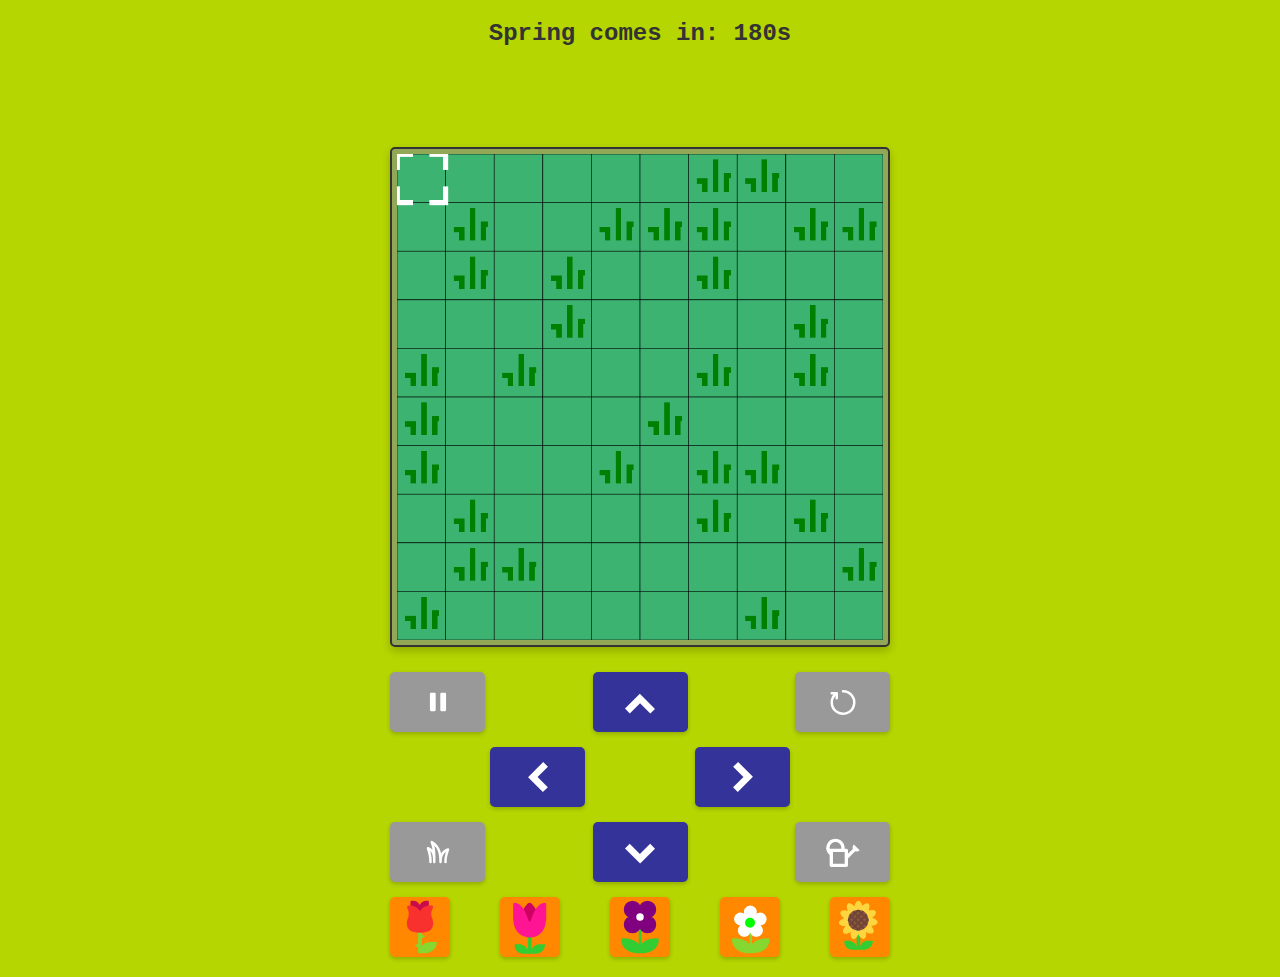
<file: index.html>
<!DOCTYPE html>
 <html lang="en">
 
 <head>
   <meta charset="UTF-8">
   <meta name="viewport" content="width=device-width, initial-scale=1.0">
   <title>Garden Maker</title>
   <link rel="stylesheet" href="style.css" type="text/css" media="all" />
 </head>
 
 <body>
   <div id="gameContainer">
     <div id="timer"></div>
     <div id="message"></div>
     <canvas id="canvas" width="900" height="900"></canvas>
     <div id="controls">
       <div class="button-row">
         <button id="pause">
           <svg xmlns="http://www.w3.org/2000/svg" width="30" height="30" viewBox="0 0 26 26">

    <path fill="currentColor" d="M7 5c-.551 0-1 .449-1 1v14c0 .551.449 1 1 1h3c.551 0 1-.449 1-1V6c0-.551-.449-1-1-1H7zm9 0c-.551 0-1 .449-1 1v14c0 .551.449 1 1 1h3c.551 0 1-.449 1-1V6c0-.551-.449-1-1-1h-3z"/>

</svg>
         </button>
         <button id="upBtn" class="ctrl"><svg xmlns="http://www.w3.org/2000/svg" width="30" height="30" viewBox="0 0 717 614">
    <path fill="currentColor" d="M360 337L115 582L0 464l354-355l363 363l-112 112z"/>
</svg></button>
         <button id="restart"><svg xmlns="http://www.w3.org/2000/svg" width="30" height="39" viewBox="0 0 24 24">
    <g fill="none" stroke="currentColor" stroke-linecap="round" stroke-linejoin="round" stroke-width="2">
        <path d="M12 3a9 9 0 1 1-5.657 2"/>
        <path d="M3 4.5h4v4"/>
    </g>
</svg></button>
       </div>
       <div class="button-row">
         <button id="leftBtn" class="ctrl"><svg xmlns="http://www.w3.org/2000/svg" width="30" height="30" viewBox="0 0 475 717">
  <path fill="currentColor" d="m227 357l246 246l-119 114L0 363L362 0l113 112z" />
</svg></button>
         <button id="rightBtn" class="ctrl"><svg xmlns="http://www.w3.org/2000/svg" width="30" height="30" viewBox="0 0 475 717">
    <path fill="currentColor" d="M248 361L2 115L121 0l354 355l-363 362L0 606z"/>
</svg></button>
       </div>
       <div class="button-row">
        <button id="breakBtn"><svg xmlns="http://www.w3.org/2000/svg" width="30" height="30" viewBox="0 0 24 24">
    <g fill="none">
        <path d="M24 0v24H0V0h24ZM12.594 23.258l-.012.002l-.071.035l-.02.004l-.014-.004l-.071-.036c-.01-.003-.019 0-.024.006l-.004.01l-.017.428l.005.02l.01.013l.104.074l.015.004l.012-.004l.104-.074l.012-.016l.004-.017l-.017-.427c-.002-.01-.009-.017-.016-.018Zm.264-.113l-.014.002l-.184.093l-.01.01l-.003.011l.018.43l.005.012l.008.008l.201.092c.012.004.023 0 .029-.008l.004-.014l-.034-.614c-.003-.012-.01-.02-.02-.022Zm-.715.002a.023.023 0 0 0-.027.006l-.006.014l-.034.614c0 .012.007.02.017.024l.015-.002l.201-.093l.01-.008l.003-.011l.018-.43l-.003-.012l-.01-.01l-.184-.092Z"/>
        <path fill="currentColor" d="M6.356 3.235a1 1 0 0 1 1.168-.087c3.455 2.127 5.35 4.818 6.36 7.78c.25.733.445 1.48.596 2.236c1.029-1.73 2.673-3.102 5.149-4.092a1 1 0 0 1 1.329 1.215l-.181.604C19.417 15.419 19 16.806 19 20a1 1 0 1 1-2 0c0-3.055.38-4.7 1.37-8.042c-1.122.744-1.861 1.608-2.357 2.565C15.248 15.997 15 17.805 15 20a1 1 0 1 1-2 0c0-2.992-.13-5.847-1.009-8.427c-.59-1.729-1.522-3.351-3.018-4.802C9.99 10.631 10 14.355 10 19.745V20a1 1 0 1 1-2 0c0-2.29-.01-4.371-.577-6.13c-.326-1.013-.84-1.92-1.683-2.674C6.66 14.348 7 16.683 7 20a1 1 0 1 1-2 0c0-3.864-.472-6.255-1.949-10.684a1 1 0 0 1 1.32-1.244c1.395.557 2.455 1.301 3.255 2.18a24.109 24.109 0 0 0-1.554-5.88a1 1 0 0 1 .284-1.137Z"/>
    </g>
</svg></button>
         <button id="downBtn" class="ctrl"><svg xmlns="http://www.w3.org/2000/svg" width="30" height="30" viewBox="0 0 717 614">
  <path fill="currentColor" d="m356 357l246-246l115 119l-355 354L0 222l112-113z" />
</svg></button>
           <button id="waterBtn"><svg xmlns="http://www.w3.org/2000/svg" width="40" height="40" viewBox="0 0 24 24">
  <path fill="currentColor" d="M18.5 7.47c-.74.73-.93 1.78-.58 2.68L15 13.07V11c0-.55-.45-1-1-1h-1.03c.03-.17.03-.33.03-.5C13 6.46 10.54 4 7.5 4A5.497 5.497 0 0 0 4 13.74V20c0 .55.45 1 1 1h9c.55 0 1-.45 1-1v-4.11l4.33-4.33c.9.35 1.95.17 2.67-.56l-3.5-3.53M4.05 10C4.03 9.83 4 9.67 4 9.5C4 7.57 5.57 6 7.5 6S11 7.57 11 9.5c0 .17-.03.33-.05.5M13 19H6v-7h7v7Z" />
</svg></button>
       </div>
       <div class="button-row button-row-flower">
      <button id="rose"><svg xmlns="http://www.w3.org/2000/svg" width="30" height="30" viewBox="0 0 32 32">
    <g fill="none">
        <path fill="#86D72F" d="M15 30h3.867c3.276 0 5.963-2.545 6.133-5.68a.297.297 0 0 0-.3-.32l-3.506.01A5.266 5.266 0 0 0 17 26.169V22l1.34-.65c.27-.13.27-.52 0-.65L17 20.03v-1.8h-2v6.73l-1.35.67c-.27.13-.27.52 0 .65l1.35.67V30Z"/>
        <path fill="#CA0B4A" d="M14.79 12.13h.86c.04 0 .08-.01.12-.02c.07.03.14.06.22.06h.87c2.13 0 3.86-1.73 3.86-3.86V2.54c0-.28-.22-.5-.5-.5h-.87c-1.57 0-2.91.94-3.52 2.28A3.824 3.824 0 0 0 12.31 2h-.86c-.29 0-.52.23-.52.51v5.76c0 2.13 1.73 3.86 3.86 3.86Z"/>
        <path fill="#F8312F" d="M11 4.5s3 0 5 3c2-3 5-3 5-3h1.113c.682 0 1.108.646.805 1.258C22.484 6.63 22 7.712 22 9c0 .944.223 1.554.458 2.198c.263.72.542 1.482.542 2.802c0 2.5-1 5-7 5s-7-2.5-7-5c0-1.03.25-1.765.5-2.5c.25-.735.5-1.47.5-2.5c0-1.201-.36-2.222-.757-3.063c-.318-.672.132-1.437.875-1.437H11Z"/>
    </g>
</svg></button>
       <button id="tulip">
<svg xmlns="http://www.w3.org/2000/svg" width="30" height="30" viewBox="0 0 32 32">

    <g fill="none">

        <path fill="limegreen" d="M16.83 20.16h-2v8.253c-.748-1.858-2.56-3.183-4.68-3.183H8.08a.28.28 0 0 0-.28.28v.42c0 2.4 1.95 4.35 4.26 4.37l2.88.01a.246.246 0 0 0 .097-.02h1.793v-.007a.28.28 0 0 0 .12.027h2.07c2.7 0 4.9-2.15 5.04-4.81a.253.253 0 0 0-.25-.27l-2.88.01c-1.919.017-3.59 1.365-4.1 3.197V20.16Z"/>
        <path fill="#d00062" d="M20.83 19.26H10.81v-6.02c0-3.71 1.48-7.26 4.1-9.87l.01-.01c.48-.48 1.26-.48 1.74 0c2.67 2.62 4.17 6.21 4.17 9.95v5.95Z"/>
        <path fill="deeppink" d="M24.64 4.11c0-.58-.37-1.08-.83-1.09c-3.27-.02-6.08 4.77-7.32 9.46c-.22.83-1.12.81-1.34-.02c-1.23-4.67-4.03-9.44-7.29-9.44c-.47 0-.85.49-.85 1.09v6.21L7 10.31c0 .39.02.78.05 1.16c.08 1.1.29 3.08.62 4.05c1.32 4.09 4.47 6.03 8.16 6.03c3.41 0 6.37-1.54 7.83-5.15c.63-1.46.99-4.06.99-5.84l-.01-6.45Z"/>
    </g>
</svg>
       </button>
       <button id="violate">
         <svg xmlns="http://www.w3.org/2000/svg" width="20" height="20" viewBox="0 0 24  24">

    <g fill="purple" stroke="purple" stroke-linecap="round" stroke-linejoin="round" stroke-width="1">
        <path stroke="limegreen" fill="limegreen" d="M12 10v12m0 0c4.2 0 7-1.667 7-5c-4.2 0-7 1.667-7 5Zm0 0c-4.2 0-7-1.667-7-5c4.2 0 7 1.667 7 5Z"/>
        <path d="M12 5a3 3 0 1 1 3 3m-3-3a3 3 0 1 0-3 3m3-3v1M9 8a3 3 0 1 0 3 3M9 8h1m5 0a3 3 0 1 1-3 3m3-3h-1m-2 3v-1"/>
        <circle stroke="" fill="#fff" cx="12" cy="8" r="2"/>

    </g>
</svg>
       </button>
       <button id="daisy">
       <svg xmlns="http://www.w3.org/2000/svg" width="30" height="30" viewBox="-5 -3 24 24">

    <g fill="#fff" stroke="none" stroke-width="1" stroke-linecap="round" stroke-linejoin="round">
        <path stroke="#86D72F" fill="#86D72F" d="M7.3 7v12m0 0c4.2 0 7-1.667 7-5c-4.2 0-7 1.667-7 5Zm0 0c-4.2 0-7-1.667-7-5c4.2 0 7 1.667 7 5Z"/> 
      
        <path d="M13.5 5a2.57 2.57 0 0 0-3.24-1.64a2.3 2.3 0 0 0-.65.3a2.58 2.58 0 1 0-4.96 0a2.3 2.3 0 0 0-.65-.31a2.561 2.561 0 1 0-1.59 4.87a3 3 0 0 0 .72.12a3 3 0 0 0-.5.51a2.54 2.54 0 0 0 .57 3.57a2.59 2.59 0 0 0 3.6-.56a2.47 2.47 0 0 0 .33-.64c.081.229.196.444.34.64a2.59 2.59 0 0 0 4.283-.17a2.54 2.54 0 0 0-.113-2.84a3 3 0 0 0-.5-.51a3 3 0 0 0 .71-.12a2.55 2.55 0 0 0 1.65-3.22"/>
          <path stroke="#0f0" fill="#0f0" d="M7 8.75c.828 0 1.5-.667 1.5-1.49S7.828 5.77 7 5.77s-1.5.667-1.5 1.49s.672 1.49 1.5 1.49"/>
         
    </g>
</svg>
       </button>
       <button id="sunflower">
         <svg xmlns="http://www.w3.org/2000/svg" width="40" height="40" viewBox="0 0 34 34">

    <g fill="none">

        <path fill="limegreen" d="M17.107 19.75h-2v8.228c-.755-1.844-2.56-3.158-4.67-3.158h-2.07a.28.28 0 0 0-.28.28v.42c0 2.4 1.95 4.35 4.26 4.37l2.88.01a.245.245 0 0 0 .097-.02h1.783v-.006a.28.28 0 0 0 .12.026h2.07c2.7 0 4.9-2.15 5.04-4.81a.253.253 0 0 0-.25-.27l-2.88.01c-1.92.017-3.59 1.365-4.1 3.197V19.75Z"/>
        <path fill="#FCD53F" d="M23.846 11.78c1.91.53 3.23 1.6 3.1 2.67c-.13 1.07-1.66 1.78-3.63 1.84c1.32 1.48 1.85 3.1 1.15 3.93c-.69.82-2.36.58-4.04-.45c.3 1.96-.15 3.61-1.18 3.92c-1.03.31-2.3-.8-3.15-2.58c-.82 1.81-2.08 2.95-3.12 2.65c-1.03-.3-1.5-1.93-1.24-3.88c-1.67 1.07-3.35 1.34-4.06.52c-.71-.82-.21-2.43 1.07-3.93c-1.99-.02-3.54-.71-3.69-1.78c-.15-1.07 1.15-2.15 3.04-2.71c-1.66-1.09-2.58-2.52-2.13-3.49c.47-1 2.21-1.2 4.15-.58c-.83-1.85-.84-3.61.09-4.19c.89-.56 2.38.15 3.64 1.6c.34-1.89 1.25-3.25 2.31-3.22c.98.01 1.8 1.21 2.13 2.91c1.19-1.27 2.53-1.86 3.37-1.35c.92.55.95 2.24.19 4.06c1.89-.6 3.58-.42 4.05.55c.47.96-.42 2.4-2.05 3.51Z"/>
        <path fill="#8C5543" d="M16 19a5.861 5.861 0 1 0 0-11.722A5.861 5.861 0 0 0 16 19Z"/>
        <path fill="#6D4534" d="m21.118 10.281l-.8.8l1.117 1.117l.295-.295a5.888 5.888 0 0 1 .071 2.076l-.366-.366l-1.114 1.114l.96.958a5.887 5.887 0 0 1-2.462 2.594l-1.027-1.023l-1.106 1.106l.515.515a5.886 5.886 0 0 1-2.437-.008l.508-.507l-1.117-1.117l-1.013 1.012a5.889 5.889 0 0 1-1.916-1.717l1.11 1.11l1.112-1.112l-1.112-1.112l-1.112 1.112a5.86 5.86 0 0 1-.523-.891l.928-.928l-1.112-1.112l-.325.325a5.913 5.913 0 0 1 .07-1.994l.255.255l1.096-1.095l-.762-.76c.163-.3.352-.584.564-.85l.905.902l1.12-1.12l-.88-.877a5.86 5.86 0 0 1 .885-.53l.702.7l1.12-1.12l-.107-.105a5.912 5.912 0 0 1 1.633-.007l-.113.113l1.112 1.112l.716-.716c.313.149.61.324.89.523l-.899.9l1.112 1.111l.935-.935c.214.263.406.545.572.842Zm-.392 6.264l-1.113-1.111l-1.114 1.115l1.114 1.11l1.113-1.114ZM11.224 12.9l1.112 1.112l1.098-1.099l-1.113-1.11l-1.097 1.097Zm1.804-1.804l1.114 1.11l1.118-1.118l-1.112-1.111l-1.12 1.12Zm1.827-1.826l1.112 1.11l1.118-1.117l-1.112-1.112l-1.118 1.119Zm1.82 1.817l1.113 1.11l1.116-1.115l-1.112-1.112l-1.117 1.117Zm-1.825 1.825l1.114 1.11l1.116-1.117l-1.112-1.11l-1.118 1.117Zm-1.807 1.807l1.112 1.112l1.102-1.102l-1.114-1.11l-1.1 1.1Zm7.685-1.814L19.61 11.79l-1.116 1.115l1.118 1.116l1.115-1.115Zm-1.822 1.822l-1.118-1.116l-1.116 1.117l1.119 1.115l1.115-1.116Zm-1.822 1.823l-1.12-1.115l-1.102 1.103l1.117 1.117l1.105-1.105Z"/>
    </g>
</svg>
       </button>
       </div>
      
     </div>
   </div>
   
   <script src="script.js">
   </script>
 </body>
 
 </html>
</file>
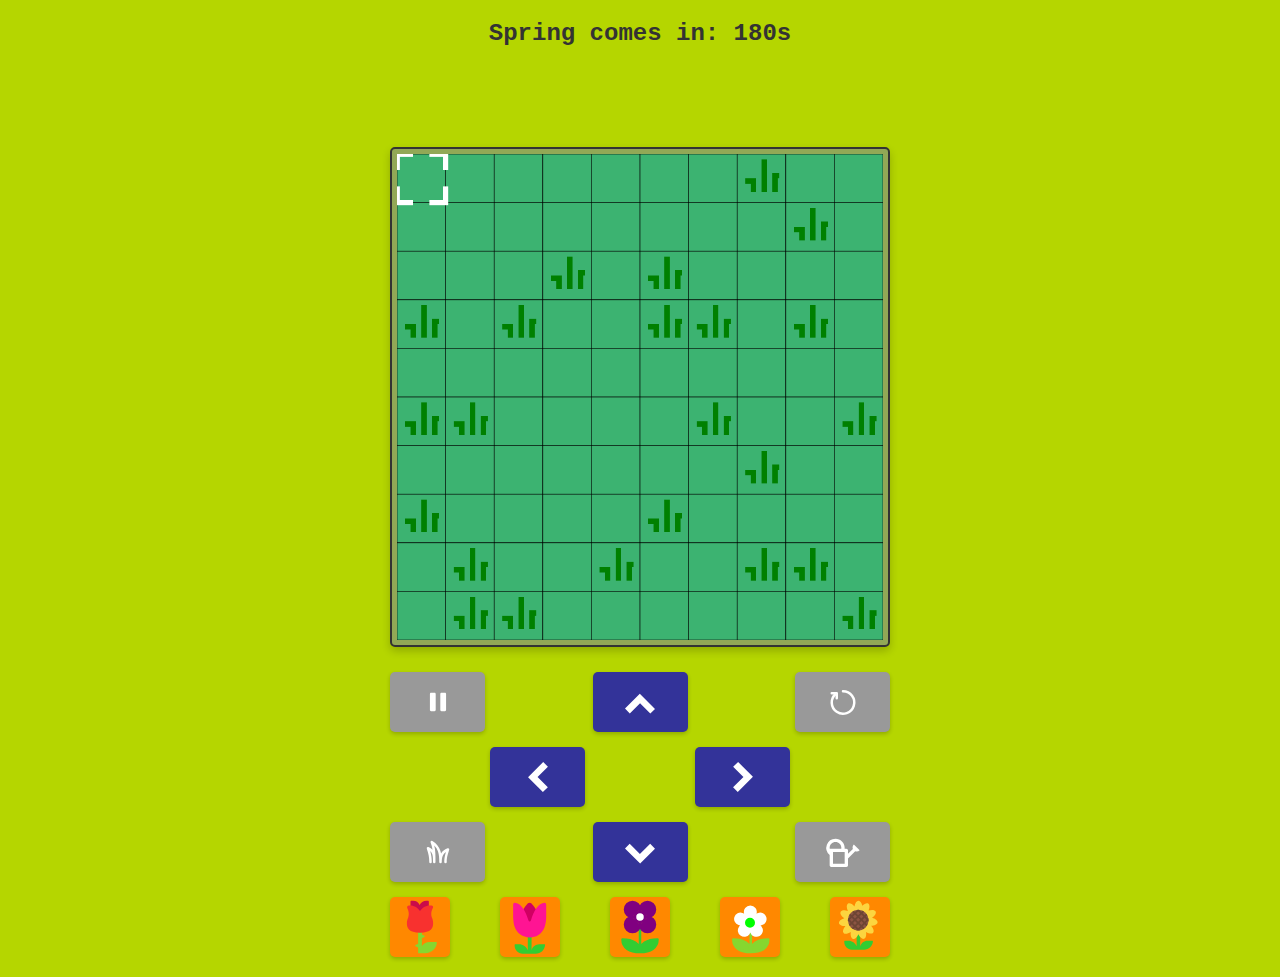
<file: game.html>
<!DOCTYPE html>
 <html lang="en">
 
 <head>
   <meta charset="UTF-8">
   <meta name="viewport" content="width=device-width, initial-scale=1.0">
   <title>Garden Maker Game</title>
   <link rel="stylesheet" href="style.css" type="text/css" media="all" />
 </head>
 
 <body>
   <div id="gameContainer">
     <div id="timer"></div>
     <div id="message"></div>
     <canvas id="canvas" width="900" height="900"></canvas>
     <div id="controls">
       <div class="button-row">
         <button id="pause">
           <svg xmlns="http://www.w3.org/2000/svg" width="30" height="30" viewBox="0 0 26 26">

    <path fill="currentColor" d="M7 5c-.551 0-1 .449-1 1v14c0 .551.449 1 1 1h3c.551 0 1-.449 1-1V6c0-.551-.449-1-1-1H7zm9 0c-.551 0-1 .449-1 1v14c0 .551.449 1 1 1h3c.551 0 1-.449 1-1V6c0-.551-.449-1-1-1h-3z"/>

</svg>
         </button>
         <button id="upBtn" class="ctrl"><svg xmlns="http://www.w3.org/2000/svg" width="30" height="30" viewBox="0 0 717 614">
    <path fill="currentColor" d="M360 337L115 582L0 464l354-355l363 363l-112 112z"/>
</svg></button>
         <button id="restart"><svg xmlns="http://www.w3.org/2000/svg" width="30" height="39" viewBox="0 0 24 24">
    <g fill="none" stroke="currentColor" stroke-linecap="round" stroke-linejoin="round" stroke-width="2">
        <path d="M12 3a9 9 0 1 1-5.657 2"/>
        <path d="M3 4.5h4v4"/>
    </g>
</svg></button>
       </div>
       <div class="button-row">
         <button id="leftBtn" class="ctrl"><svg xmlns="http://www.w3.org/2000/svg" width="30" height="30" viewBox="0 0 475 717">
  <path fill="currentColor" d="m227 357l246 246l-119 114L0 363L362 0l113 112z" />
</svg></button>
         <button id="rightBtn" class="ctrl"><svg xmlns="http://www.w3.org/2000/svg" width="30" height="30" viewBox="0 0 475 717">
    <path fill="currentColor" d="M248 361L2 115L121 0l354 355l-363 362L0 606z"/>
</svg></button>
       </div>
       <div class="button-row">
        <button id="breakBtn"><svg xmlns="http://www.w3.org/2000/svg" width="30" height="30" viewBox="0 0 24 24">
    <g fill="none">
        <path d="M24 0v24H0V0h24ZM12.594 23.258l-.012.002l-.071.035l-.02.004l-.014-.004l-.071-.036c-.01-.003-.019 0-.024.006l-.004.01l-.017.428l.005.02l.01.013l.104.074l.015.004l.012-.004l.104-.074l.012-.016l.004-.017l-.017-.427c-.002-.01-.009-.017-.016-.018Zm.264-.113l-.014.002l-.184.093l-.01.01l-.003.011l.018.43l.005.012l.008.008l.201.092c.012.004.023 0 .029-.008l.004-.014l-.034-.614c-.003-.012-.01-.02-.02-.022Zm-.715.002a.023.023 0 0 0-.027.006l-.006.014l-.034.614c0 .012.007.02.017.024l.015-.002l.201-.093l.01-.008l.003-.011l.018-.43l-.003-.012l-.01-.01l-.184-.092Z"/>
        <path fill="currentColor" d="M6.356 3.235a1 1 0 0 1 1.168-.087c3.455 2.127 5.35 4.818 6.36 7.78c.25.733.445 1.48.596 2.236c1.029-1.73 2.673-3.102 5.149-4.092a1 1 0 0 1 1.329 1.215l-.181.604C19.417 15.419 19 16.806 19 20a1 1 0 1 1-2 0c0-3.055.38-4.7 1.37-8.042c-1.122.744-1.861 1.608-2.357 2.565C15.248 15.997 15 17.805 15 20a1 1 0 1 1-2 0c0-2.992-.13-5.847-1.009-8.427c-.59-1.729-1.522-3.351-3.018-4.802C9.99 10.631 10 14.355 10 19.745V20a1 1 0 1 1-2 0c0-2.29-.01-4.371-.577-6.13c-.326-1.013-.84-1.92-1.683-2.674C6.66 14.348 7 16.683 7 20a1 1 0 1 1-2 0c0-3.864-.472-6.255-1.949-10.684a1 1 0 0 1 1.32-1.244c1.395.557 2.455 1.301 3.255 2.18a24.109 24.109 0 0 0-1.554-5.88a1 1 0 0 1 .284-1.137Z"/>
    </g>
</svg></button>
         <button id="downBtn" class="ctrl"><svg xmlns="http://www.w3.org/2000/svg" width="30" height="30" viewBox="0 0 717 614">
  <path fill="currentColor" d="m356 357l246-246l115 119l-355 354L0 222l112-113z" />
</svg></button>
           <button id="waterBtn"><svg xmlns="http://www.w3.org/2000/svg" width="40" height="40" viewBox="0 0 24 24">
  <path fill="currentColor" d="M18.5 7.47c-.74.73-.93 1.78-.58 2.68L15 13.07V11c0-.55-.45-1-1-1h-1.03c.03-.17.03-.33.03-.5C13 6.46 10.54 4 7.5 4A5.497 5.497 0 0 0 4 13.74V20c0 .55.45 1 1 1h9c.55 0 1-.45 1-1v-4.11l4.33-4.33c.9.35 1.95.17 2.67-.56l-3.5-3.53M4.05 10C4.03 9.83 4 9.67 4 9.5C4 7.57 5.57 6 7.5 6S11 7.57 11 9.5c0 .17-.03.33-.05.5M13 19H6v-7h7v7Z" />
</svg></button>
       </div>
       <div class="button-row button-row-flower">
      <button id="rose"><svg xmlns="http://www.w3.org/2000/svg" width="30" height="30" viewBox="0 0 32 32">
    <g fill="none">
        <path fill="#86D72F" d="M15 30h3.867c3.276 0 5.963-2.545 6.133-5.68a.297.297 0 0 0-.3-.32l-3.506.01A5.266 5.266 0 0 0 17 26.169V22l1.34-.65c.27-.13.27-.52 0-.65L17 20.03v-1.8h-2v6.73l-1.35.67c-.27.13-.27.52 0 .65l1.35.67V30Z"/>
        <path fill="#CA0B4A" d="M14.79 12.13h.86c.04 0 .08-.01.12-.02c.07.03.14.06.22.06h.87c2.13 0 3.86-1.73 3.86-3.86V2.54c0-.28-.22-.5-.5-.5h-.87c-1.57 0-2.91.94-3.52 2.28A3.824 3.824 0 0 0 12.31 2h-.86c-.29 0-.52.23-.52.51v5.76c0 2.13 1.73 3.86 3.86 3.86Z"/>
        <path fill="#F8312F" d="M11 4.5s3 0 5 3c2-3 5-3 5-3h1.113c.682 0 1.108.646.805 1.258C22.484 6.63 22 7.712 22 9c0 .944.223 1.554.458 2.198c.263.72.542 1.482.542 2.802c0 2.5-1 5-7 5s-7-2.5-7-5c0-1.03.25-1.765.5-2.5c.25-.735.5-1.47.5-2.5c0-1.201-.36-2.222-.757-3.063c-.318-.672.132-1.437.875-1.437H11Z"/>
    </g>
</svg></button>
       <button id="tulip">
<svg xmlns="http://www.w3.org/2000/svg" width="30" height="30" viewBox="0 0 32 32">

    <g fill="none">

        <path fill="limegreen" d="M16.83 20.16h-2v8.253c-.748-1.858-2.56-3.183-4.68-3.183H8.08a.28.28 0 0 0-.28.28v.42c0 2.4 1.95 4.35 4.26 4.37l2.88.01a.246.246 0 0 0 .097-.02h1.793v-.007a.28.28 0 0 0 .12.027h2.07c2.7 0 4.9-2.15 5.04-4.81a.253.253 0 0 0-.25-.27l-2.88.01c-1.919.017-3.59 1.365-4.1 3.197V20.16Z"/>
        <path fill="#d00062" d="M20.83 19.26H10.81v-6.02c0-3.71 1.48-7.26 4.1-9.87l.01-.01c.48-.48 1.26-.48 1.74 0c2.67 2.62 4.17 6.21 4.17 9.95v5.95Z"/>
        <path fill="deeppink" d="M24.64 4.11c0-.58-.37-1.08-.83-1.09c-3.27-.02-6.08 4.77-7.32 9.46c-.22.83-1.12.81-1.34-.02c-1.23-4.67-4.03-9.44-7.29-9.44c-.47 0-.85.49-.85 1.09v6.21L7 10.31c0 .39.02.78.05 1.16c.08 1.1.29 3.08.62 4.05c1.32 4.09 4.47 6.03 8.16 6.03c3.41 0 6.37-1.54 7.83-5.15c.63-1.46.99-4.06.99-5.84l-.01-6.45Z"/>
    </g>
</svg>
       </button>
       <button id="violate">
         <svg xmlns="http://www.w3.org/2000/svg" width="20" height="20" viewBox="0 0 24  24">

    <g fill="purple" stroke="purple" stroke-linecap="round" stroke-linejoin="round" stroke-width="1">
        <path stroke="limegreen" fill="limegreen" d="M12 10v12m0 0c4.2 0 7-1.667 7-5c-4.2 0-7 1.667-7 5Zm0 0c-4.2 0-7-1.667-7-5c4.2 0 7 1.667 7 5Z"/>
        <path d="M12 5a3 3 0 1 1 3 3m-3-3a3 3 0 1 0-3 3m3-3v1M9 8a3 3 0 1 0 3 3M9 8h1m5 0a3 3 0 1 1-3 3m3-3h-1m-2 3v-1"/>
        <circle stroke="" fill="#fff" cx="12" cy="8" r="2"/>

    </g>
</svg>
       </button>
       <button id="daisy">
       <svg xmlns="http://www.w3.org/2000/svg" width="30" height="30" viewBox="-5 -3 24 24">

    <g fill="#fff" stroke="none" stroke-width="1" stroke-linecap="round" stroke-linejoin="round">
        <path stroke="#86D72F" fill="#86D72F" d="M7.3 7v12m0 0c4.2 0 7-1.667 7-5c-4.2 0-7 1.667-7 5Zm0 0c-4.2 0-7-1.667-7-5c4.2 0 7 1.667 7 5Z"/> 
      
        <path d="M13.5 5a2.57 2.57 0 0 0-3.24-1.64a2.3 2.3 0 0 0-.65.3a2.58 2.58 0 1 0-4.96 0a2.3 2.3 0 0 0-.65-.31a2.561 2.561 0 1 0-1.59 4.87a3 3 0 0 0 .72.12a3 3 0 0 0-.5.51a2.54 2.54 0 0 0 .57 3.57a2.59 2.59 0 0 0 3.6-.56a2.47 2.47 0 0 0 .33-.64c.081.229.196.444.34.64a2.59 2.59 0 0 0 4.283-.17a2.54 2.54 0 0 0-.113-2.84a3 3 0 0 0-.5-.51a3 3 0 0 0 .71-.12a2.55 2.55 0 0 0 1.65-3.22"/>
          <path stroke="#0f0" fill="#0f0" d="M7 8.75c.828 0 1.5-.667 1.5-1.49S7.828 5.77 7 5.77s-1.5.667-1.5 1.49s.672 1.49 1.5 1.49"/>
         
    </g>
</svg>
       </button>
       <button id="sunflower">
         <svg xmlns="http://www.w3.org/2000/svg" width="40" height="40" viewBox="0 0 34 34">

    <g fill="none">

        <path fill="limegreen" d="M17.107 19.75h-2v8.228c-.755-1.844-2.56-3.158-4.67-3.158h-2.07a.28.28 0 0 0-.28.28v.42c0 2.4 1.95 4.35 4.26 4.37l2.88.01a.245.245 0 0 0 .097-.02h1.783v-.006a.28.28 0 0 0 .12.026h2.07c2.7 0 4.9-2.15 5.04-4.81a.253.253 0 0 0-.25-.27l-2.88.01c-1.92.017-3.59 1.365-4.1 3.197V19.75Z"/>
        <path fill="#FCD53F" d="M23.846 11.78c1.91.53 3.23 1.6 3.1 2.67c-.13 1.07-1.66 1.78-3.63 1.84c1.32 1.48 1.85 3.1 1.15 3.93c-.69.82-2.36.58-4.04-.45c.3 1.96-.15 3.61-1.18 3.92c-1.03.31-2.3-.8-3.15-2.58c-.82 1.81-2.08 2.95-3.12 2.65c-1.03-.3-1.5-1.93-1.24-3.88c-1.67 1.07-3.35 1.34-4.06.52c-.71-.82-.21-2.43 1.07-3.93c-1.99-.02-3.54-.71-3.69-1.78c-.15-1.07 1.15-2.15 3.04-2.71c-1.66-1.09-2.58-2.52-2.13-3.49c.47-1 2.21-1.2 4.15-.58c-.83-1.85-.84-3.61.09-4.19c.89-.56 2.38.15 3.64 1.6c.34-1.89 1.25-3.25 2.31-3.22c.98.01 1.8 1.21 2.13 2.91c1.19-1.27 2.53-1.86 3.37-1.35c.92.55.95 2.24.19 4.06c1.89-.6 3.58-.42 4.05.55c.47.96-.42 2.4-2.05 3.51Z"/>
        <path fill="#8C5543" d="M16 19a5.861 5.861 0 1 0 0-11.722A5.861 5.861 0 0 0 16 19Z"/>
        <path fill="#6D4534" d="m21.118 10.281l-.8.8l1.117 1.117l.295-.295a5.888 5.888 0 0 1 .071 2.076l-.366-.366l-1.114 1.114l.96.958a5.887 5.887 0 0 1-2.462 2.594l-1.027-1.023l-1.106 1.106l.515.515a5.886 5.886 0 0 1-2.437-.008l.508-.507l-1.117-1.117l-1.013 1.012a5.889 5.889 0 0 1-1.916-1.717l1.11 1.11l1.112-1.112l-1.112-1.112l-1.112 1.112a5.86 5.86 0 0 1-.523-.891l.928-.928l-1.112-1.112l-.325.325a5.913 5.913 0 0 1 .07-1.994l.255.255l1.096-1.095l-.762-.76c.163-.3.352-.584.564-.85l.905.902l1.12-1.12l-.88-.877a5.86 5.86 0 0 1 .885-.53l.702.7l1.12-1.12l-.107-.105a5.912 5.912 0 0 1 1.633-.007l-.113.113l1.112 1.112l.716-.716c.313.149.61.324.89.523l-.899.9l1.112 1.111l.935-.935c.214.263.406.545.572.842Zm-.392 6.264l-1.113-1.111l-1.114 1.115l1.114 1.11l1.113-1.114ZM11.224 12.9l1.112 1.112l1.098-1.099l-1.113-1.11l-1.097 1.097Zm1.804-1.804l1.114 1.11l1.118-1.118l-1.112-1.111l-1.12 1.12Zm1.827-1.826l1.112 1.11l1.118-1.117l-1.112-1.112l-1.118 1.119Zm1.82 1.817l1.113 1.11l1.116-1.115l-1.112-1.112l-1.117 1.117Zm-1.825 1.825l1.114 1.11l1.116-1.117l-1.112-1.11l-1.118 1.117Zm-1.807 1.807l1.112 1.112l1.102-1.102l-1.114-1.11l-1.1 1.1Zm7.685-1.814L19.61 11.79l-1.116 1.115l1.118 1.116l1.115-1.115Zm-1.822 1.822l-1.118-1.116l-1.116 1.117l1.119 1.115l1.115-1.116Zm-1.822 1.823l-1.12-1.115l-1.102 1.103l1.117 1.117l1.105-1.105Z"/>
    </g>
</svg>
       </button>
       </div>
      
     </div>
   </div>
   
   <script src="script.js">
   </script>
 </body>
 
 </html>
</file>
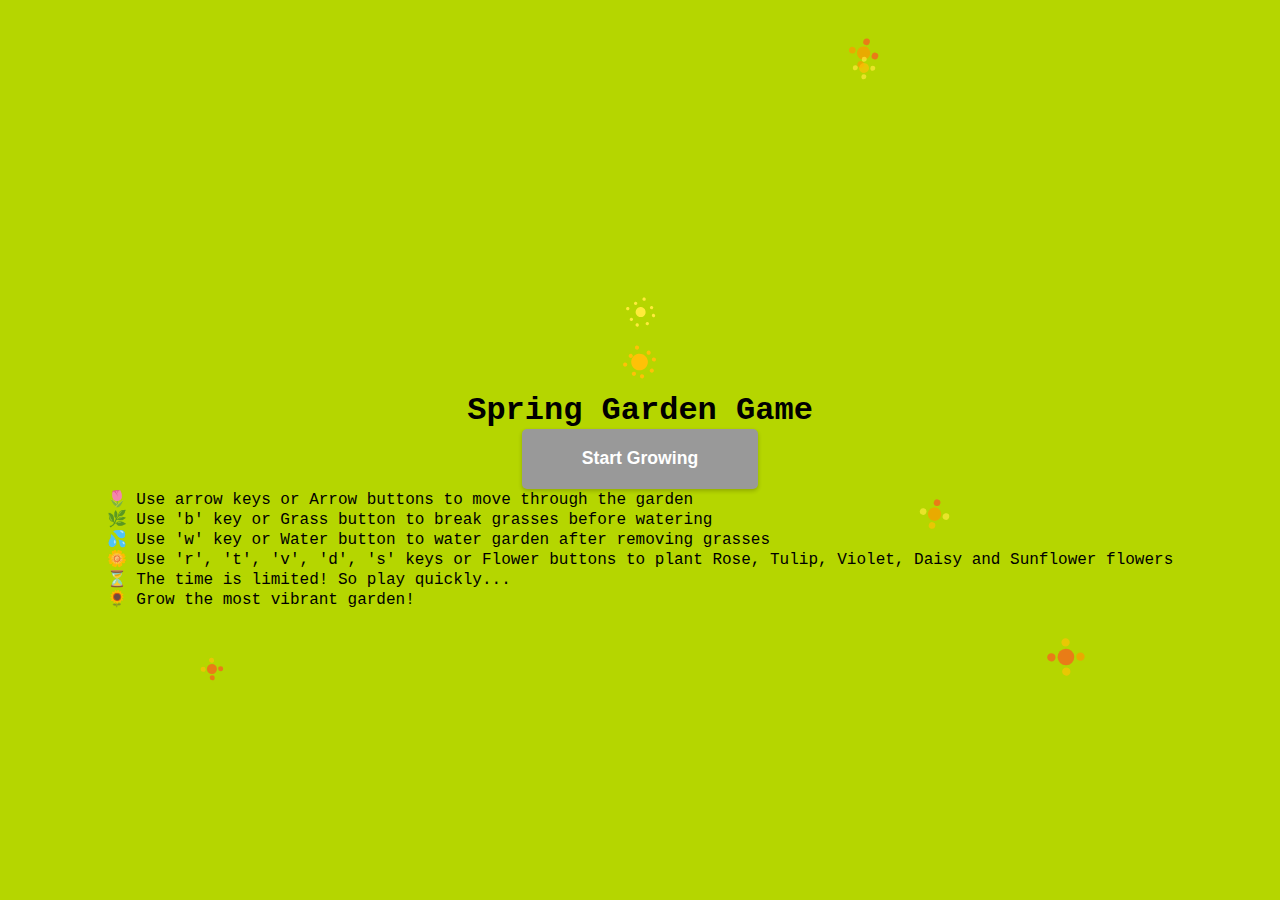
<file: home.html>
<!DOCTYPE html>
<html lang="en">

<head>
  <meta charset="UTF-8" />
  <meta name="viewport" content="width=device-width, initial-scale=1.0" />
  <title>Spring Garden Game</title>
  <link href="https://fonts.googleapis.com/css2?family=Poppins:wght@400;600;700&display=swap" rel="stylesheet">
  <link rel="stylesheet" href="../style.css" type="text/css" media="all" />
  <style>
  
  </style>
</head>

<body>
  
  <!-- Decorative flowers -->
  <div class="flower" style="top: 10%; left: 10%; transform: rotate(15deg);">
    <svg width="40" height="40" viewBox="0 0 24 24" fill="none" xmlns="http://www.w3.org/2000/svg">
      <path d="M12 15C13.6569 15 15 13.6569 15 12C15 10.3431 13.6569 9 12 9C10.3431 9 9 10.3431 9 12C9 13.6569 10.3431 15 12 15Z" fill="#FFEB3B" />
      <path d="M12 5C12.5523 5 13 4.55228 13 4C13 3.44772 12.5523 3 12 3C11.4477 3 11 3.44772 11 4C11 4.55228 11.4477 5 12 5Z" fill="#FFEB3B" />
      <path d="M12 21C12.5523 21 13 20.5523 13 20C13 19.4477 12.5523 19 12 19C11.4477 19 11 19.4477 11 20C11 20.5523 11.4477 21 12 21Z" fill="#FFEB3B" />
      <path d="M5 12C5 12.5523 4.55228 13 4 13C3.44772 13 3 12.5523 3 12C3 11.4477 3.44772 11 4 11C4.55228 11 5 11.4477 5 12Z" fill="#FFEB3B" />
      <path d="M21 12C21 12.5523 20.5523 13 20 13C19.4477 13 19 12.5523 19 12C19 11.4477 19.4477 11 20 11C20.5523 11 21 11.4477 21 12Z" fill="#FFEB3B" />
      <path d="M7.05025 7.05025C7.44077 6.65973 8.07394 6.65973 8.46446 7.05025C8.85499 7.44077 8.85499 8.07394 8.46446 8.46446C8.07394 8.85499 7.44077 8.85499 7.05025 8.46446C6.65973 8.07394 6.65973 7.44077 7.05025 7.05025Z" fill="#FFEB3B" />
      <path d="M16.9497 16.9497C17.3403 16.5592 17.9734 16.5592 18.364 16.9497C18.7545 17.3403 18.7545 17.9734 18.364 18.364C17.9734 18.7545 17.3403 18.7545 16.9497 18.364C16.5592 17.9734 16.5592 17.3403 16.9497 16.9497Z" fill="#FFEB3B" />
      <path d="M7.05025 16.9497C7.44077 16.5592 8.07394 16.5592 8.46446 16.9497C8.85499 17.3403 8.85499 17.9734 8.46446 18.364C8.07394 18.7545 7.44077 18.7545 7.05025 18.364C6.65973 17.9734 6.65973 17.3403 7.05025 16.9497Z" fill="#FFEB3B" />
      <path d="M16.9497 7.05025C17.3403 6.65973 17.9734 6.65973 18.364 7.05025C18.7545 7.44077 18.7545 8.07394 18.364 8.46446C17.9734 8.85499 17.3403 8.85499 16.9497 8.46446C16.5592 8.07394 16.5592 7.44077 16.9497 7.05025Z" fill="#FFEB3B" />
    </svg>
  </div>
  
  <div class="flower" style="top: 80%; right: 15%; transform: rotate(-10deg);">
    <svg width="50" height="50" viewBox="0 0 24 24" fill="none" xmlns="http://www.w3.org/2000/svg">
      <path d="M12 16C14.2091 16 16 14.2091 16 12C16 9.79086 14.2091 8 12 8C9.79086 8 8 9.79086 8 12C8 14.2091 9.79086 16 12 16Z" fill="#FFC107" />
      <path d="M12 6C12.5523 6 13 5.55228 13 5C13 4.44772 12.5523 4 12 4C11.4477 4 11 4.44772 11 5C11 5.55228 11.4477 6 12 6Z" fill="#FFC107" />
      <path d="M12 20C12.5523 20 13 19.5523 13 19C13 18.4477 12.5523 18 12 18C11.4477 18 11 18.4477 11 19C11 19.5523 11.4477 20 12 20Z" fill="#FFC107" />
      <path d="M6 12C6 12.5523 5.55228 13 5 13C4.44772 13 4 12.5523 4 12C4 11.4477 4.44772 11 5 11C5.55228 11 6 11.4477 6 12Z" fill="#FFC107" />
      <path d="M20 12C20 12.5523 19.5523 13 19 13C18.4477 13 18 12.5523 18 12C18 11.4477 18.4477 11 19 11C19.5523 11 20 11.4477 20 12Z" fill="#FFC107" />
      <path d="M7.63604 7.63604C8.02657 7.24552 8.65973 7.24552 9.05025 7.63604C9.44078 8.02657 9.44078 8.65973 9.05025 9.05025C8.65973 9.44078 8.02657 9.44078 7.63604 9.05025C7.24552 8.65973 7.24552 8.02657 7.63604 7.63604Z" fill="#FFC107" />
      <path d="M16.364 16.364C16.7545 15.9734 17.3877 15.9734 17.7782 16.364C18.1687 16.7545 18.1687 17.3877 17.7782 17.7782C17.3877 18.1687 16.7545 18.1687 16.364 17.7782C15.9734 17.3877 15.9734 16.7545 16.364 16.364Z" fill="#FFC107" />
      <path d="M7.63604 16.364C8.02657 15.9734 8.65973 15.9734 9.05025 16.364C9.44078 16.7545 9.44078 17.3877 9.05025 17.7782C8.65973 18.1687 8.02657 18.1687 7.63604 17.7782C7.24552 17.3877 7.24552 16.7545 7.63604 16.364Z" fill="#FFC107" />
      <path d="M16.364 7.63604C16.7545 7.24552 17.3877 7.24552 17.7782 7.63604C18.1687 8.02657 18.1687 8.65973 17.7782 9.05025C17.3877 9.44078 16.7545 9.44078 16.364 9.05025C15.9734 8.65973 15.9734 8.02657 16.364 7.63604Z" fill="#FFC107" />
    </svg>
  </div>
  
  <h1>Spring Garden Game</h1>
  
  <button class="start-button" onclick="startGame()">
    Start Growing
  </button>
  
  <div class="instruction-box">
    <div class="card">
      <div class="instruction-card">🌷 Use arrow keys or Arrow buttons to move through the garden</div>
    </div>
    <div class="card">
      <div class="instruction-card">🌿 Use 'b' key or Grass button to break grasses before watering</div>
    </div>
    <div class="card">
      <div class="instruction-card">💦 Use 'w' key or Water button to water garden after removing grasses</div>
    </div>
    <div class="card">
      <div class="instruction-card"> 🌼 Use 'r', 't', 'v', 'd', 's' keys or Flower buttons to plant Rose, Tulip, Violet, Daisy and Sunflower flowers</div>
    </div>
    <div class="card">
      <div class="instruction-card">⏳ The time is limited! So play quickly...</div>
    </div>
    <div class="card">
      <div class="instruction-card">🌻 Grow the most vibrant garden!</div>
    </div>
  </div>
  
  <script>
    function startGame() {
      // Add button press animation
      const button = document.querySelector('.start-button');
      button.style.transform = 'scale(0.95)';
      setTimeout(() => {
        button.style.transform = 'translateY(-3px) scale(1.05)';
        // Redirect after animation
        setTimeout(() => {
          window.location.href = "index.html";
        }, 300);
      }, 100);
    }
    
    // Add more decorative flowers dynamically
    document.addEventListener('DOMContentLoaded', () => {
      const colors = ['#FFEB3B', '#FFC107', '#FF9800', '#FF5722'];
      const sizes = [30, 40, 50];
      
      for (let i = 0; i < 5; i++) {
        const flower = document.createElement('div');
        flower.className = 'flower';
        flower.innerHTML = `
          <svg width="${sizes[Math.floor(Math.random() * sizes.length)]}" 
               height="${sizes[Math.floor(Math.random() * sizes.length)]}" 
               viewBox="0 0 24 24" fill="none" xmlns="http://www.w3.org/2000/svg">
            <circle cx="12" cy="12" r="4" fill="${colors[Math.floor(Math.random() * colors.length)]}"/>
            <circle cx="12" cy="5" r="2" fill="${colors[Math.floor(Math.random() * colors.length)]}"/>
            <circle cx="12" cy="19" r="2" fill="${colors[Math.floor(Math.random() * colors.length)]}"/>
            <circle cx="5" cy="12" r="2" fill="${colors[Math.floor(Math.random() * colors.length)]}"/>
            <circle cx="19" cy="12" r="2" fill="${colors[Math.floor(Math.random() * colors.length)]}"/>
          </svg>
        `;
        flower.style.position = 'absolute';
        flower.style.top = `${Math.random() * 90}%`;
        flower.style.left = `${Math.random() * 90}%`;
        flower.style.transform = `rotate(${Math.random() * 30 - 15}deg)`;
        flower.style.animationDelay = `${Math.random() * 2}s`;
        flower.style.opacity = '0.7';
        document.body.appendChild(flower);
      }
    });
  </script>
  
</body>

</html>
</file>
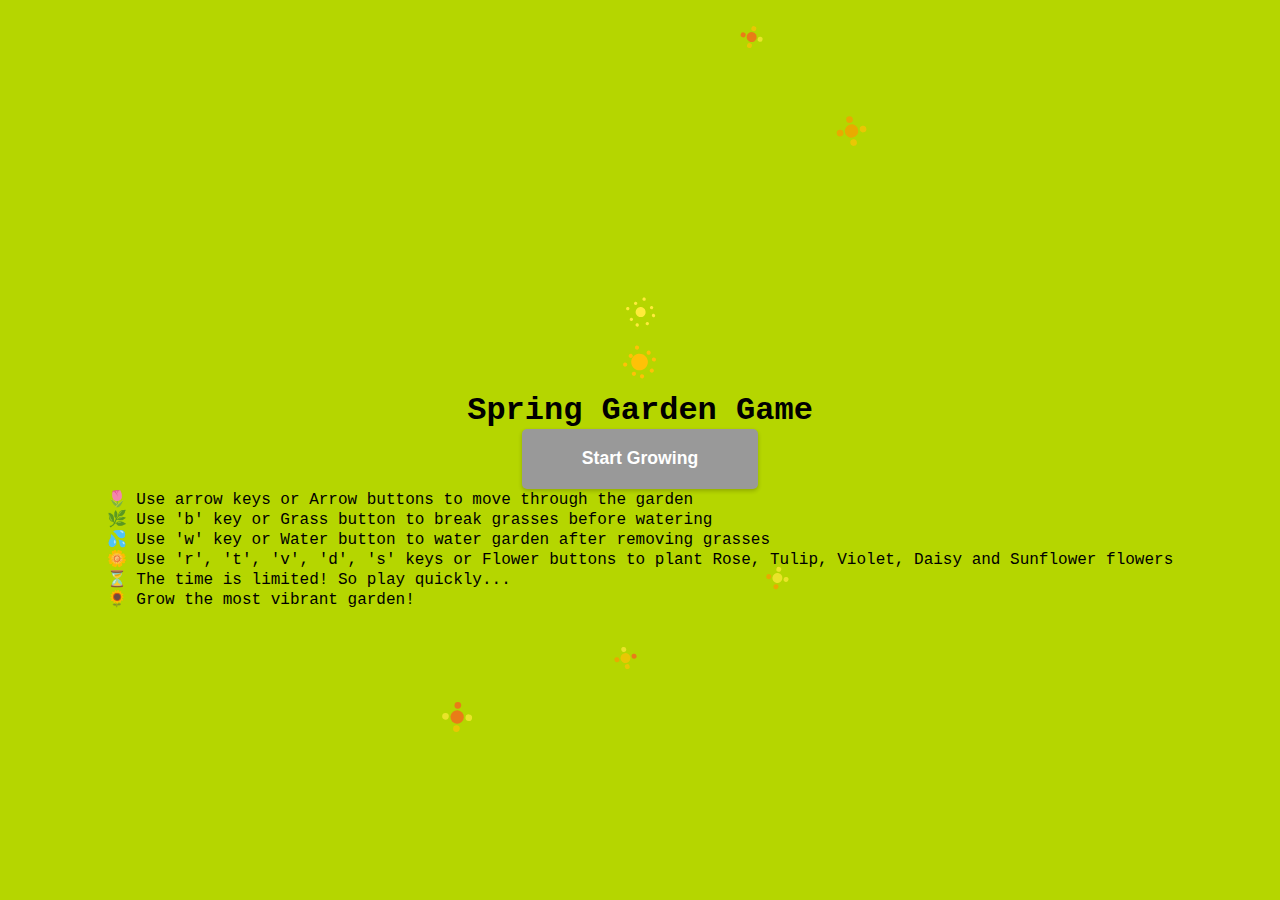
<file: indx.html>
<!DOCTYPE html>
<html lang="en">

<head>
  <meta charset="UTF-8" />
  <meta name="viewport" content="width=device-width, initial-scale=1.0" />
  <title>Spring Garden Game</title>
  <link href="https://fonts.googleapis.com/css2?family=Poppins:wght@400;600;700&display=swap" rel="stylesheet">
  <link rel="stylesheet" href="../style.css" type="text/css" media="all" />
  <style>
  
  </style>
</head>

<body>
  
  <!-- Decorative flowers -->
  <div class="flower" style="top: 10%; left: 10%; transform: rotate(15deg);">
    <svg width="40" height="40" viewBox="0 0 24 24" fill="none" xmlns="http://www.w3.org/2000/svg">
      <path d="M12 15C13.6569 15 15 13.6569 15 12C15 10.3431 13.6569 9 12 9C10.3431 9 9 10.3431 9 12C9 13.6569 10.3431 15 12 15Z" fill="#FFEB3B" />
      <path d="M12 5C12.5523 5 13 4.55228 13 4C13 3.44772 12.5523 3 12 3C11.4477 3 11 3.44772 11 4C11 4.55228 11.4477 5 12 5Z" fill="#FFEB3B" />
      <path d="M12 21C12.5523 21 13 20.5523 13 20C13 19.4477 12.5523 19 12 19C11.4477 19 11 19.4477 11 20C11 20.5523 11.4477 21 12 21Z" fill="#FFEB3B" />
      <path d="M5 12C5 12.5523 4.55228 13 4 13C3.44772 13 3 12.5523 3 12C3 11.4477 3.44772 11 4 11C4.55228 11 5 11.4477 5 12Z" fill="#FFEB3B" />
      <path d="M21 12C21 12.5523 20.5523 13 20 13C19.4477 13 19 12.5523 19 12C19 11.4477 19.4477 11 20 11C20.5523 11 21 11.4477 21 12Z" fill="#FFEB3B" />
      <path d="M7.05025 7.05025C7.44077 6.65973 8.07394 6.65973 8.46446 7.05025C8.85499 7.44077 8.85499 8.07394 8.46446 8.46446C8.07394 8.85499 7.44077 8.85499 7.05025 8.46446C6.65973 8.07394 6.65973 7.44077 7.05025 7.05025Z" fill="#FFEB3B" />
      <path d="M16.9497 16.9497C17.3403 16.5592 17.9734 16.5592 18.364 16.9497C18.7545 17.3403 18.7545 17.9734 18.364 18.364C17.9734 18.7545 17.3403 18.7545 16.9497 18.364C16.5592 17.9734 16.5592 17.3403 16.9497 16.9497Z" fill="#FFEB3B" />
      <path d="M7.05025 16.9497C7.44077 16.5592 8.07394 16.5592 8.46446 16.9497C8.85499 17.3403 8.85499 17.9734 8.46446 18.364C8.07394 18.7545 7.44077 18.7545 7.05025 18.364C6.65973 17.9734 6.65973 17.3403 7.05025 16.9497Z" fill="#FFEB3B" />
      <path d="M16.9497 7.05025C17.3403 6.65973 17.9734 6.65973 18.364 7.05025C18.7545 7.44077 18.7545 8.07394 18.364 8.46446C17.9734 8.85499 17.3403 8.85499 16.9497 8.46446C16.5592 8.07394 16.5592 7.44077 16.9497 7.05025Z" fill="#FFEB3B" />
    </svg>
  </div>
  
  <div class="flower" style="top: 80%; right: 15%; transform: rotate(-10deg);">
    <svg width="50" height="50" viewBox="0 0 24 24" fill="none" xmlns="http://www.w3.org/2000/svg">
      <path d="M12 16C14.2091 16 16 14.2091 16 12C16 9.79086 14.2091 8 12 8C9.79086 8 8 9.79086 8 12C8 14.2091 9.79086 16 12 16Z" fill="#FFC107" />
      <path d="M12 6C12.5523 6 13 5.55228 13 5C13 4.44772 12.5523 4 12 4C11.4477 4 11 4.44772 11 5C11 5.55228 11.4477 6 12 6Z" fill="#FFC107" />
      <path d="M12 20C12.5523 20 13 19.5523 13 19C13 18.4477 12.5523 18 12 18C11.4477 18 11 18.4477 11 19C11 19.5523 11.4477 20 12 20Z" fill="#FFC107" />
      <path d="M6 12C6 12.5523 5.55228 13 5 13C4.44772 13 4 12.5523 4 12C4 11.4477 4.44772 11 5 11C5.55228 11 6 11.4477 6 12Z" fill="#FFC107" />
      <path d="M20 12C20 12.5523 19.5523 13 19 13C18.4477 13 18 12.5523 18 12C18 11.4477 18.4477 11 19 11C19.5523 11 20 11.4477 20 12Z" fill="#FFC107" />
      <path d="M7.63604 7.63604C8.02657 7.24552 8.65973 7.24552 9.05025 7.63604C9.44078 8.02657 9.44078 8.65973 9.05025 9.05025C8.65973 9.44078 8.02657 9.44078 7.63604 9.05025C7.24552 8.65973 7.24552 8.02657 7.63604 7.63604Z" fill="#FFC107" />
      <path d="M16.364 16.364C16.7545 15.9734 17.3877 15.9734 17.7782 16.364C18.1687 16.7545 18.1687 17.3877 17.7782 17.7782C17.3877 18.1687 16.7545 18.1687 16.364 17.7782C15.9734 17.3877 15.9734 16.7545 16.364 16.364Z" fill="#FFC107" />
      <path d="M7.63604 16.364C8.02657 15.9734 8.65973 15.9734 9.05025 16.364C9.44078 16.7545 9.44078 17.3877 9.05025 17.7782C8.65973 18.1687 8.02657 18.1687 7.63604 17.7782C7.24552 17.3877 7.24552 16.7545 7.63604 16.364Z" fill="#FFC107" />
      <path d="M16.364 7.63604C16.7545 7.24552 17.3877 7.24552 17.7782 7.63604C18.1687 8.02657 18.1687 8.65973 17.7782 9.05025C17.3877 9.44078 16.7545 9.44078 16.364 9.05025C15.9734 8.65973 15.9734 8.02657 16.364 7.63604Z" fill="#FFC107" />
    </svg>
  </div>
  
  <h1>Spring Garden Game</h1>
  
  <button class="start-button" onclick="startGame()">
    Start Growing
  </button>
  
  <div class="instruction-box">
    <div class="card">
      <div class="instruction-card">🌷 Use arrow keys or Arrow buttons to move through the garden</div>
    </div>
    <div class="card">
      <div class="instruction-card">🌿 Use 'b' key or Grass button to break grasses before watering</div>
    </div>
    <div class="card">
      <div class="instruction-card">💦 Use 'w' key or Water button to water garden after removing grasses</div>
    </div>
    <div class="card">
      <div class="instruction-card"> 🌼 Use 'r', 't', 'v', 'd', 's' keys or Flower buttons to plant Rose, Tulip, Violet, Daisy and Sunflower flowers</div>
    </div>
    <div class="card">
      <div class="instruction-card">⏳ The time is limited! So play quickly...</div>
    </div>
    <div class="card">
      <div class="instruction-card">🌻 Grow the most vibrant garden!</div>
    </div>
  </div>
  
  <script>
    function startGame() {
      // Add button press animation
      const button = document.querySelector('.start-button');
      button.style.transform = 'scale(0.95)';
      setTimeout(() => {
        button.style.transform = 'translateY(-3px) scale(1.05)';
        // Redirect after animation
        setTimeout(() => {
          window.location.href = "game.html";
        }, 300);
      }, 100);
    }
    
    // Add more decorative flowers dynamically
    document.addEventListener('DOMContentLoaded', () => {
      const colors = ['#FFEB3B', '#FFC107', '#FF9800', '#FF5722'];
      const sizes = [30, 40, 50];
      
      for (let i = 0; i < 5; i++) {
        const flower = document.createElement('div');
        flower.className = 'flower';
        flower.innerHTML = `
          <svg width="${sizes[Math.floor(Math.random() * sizes.length)]}" 
               height="${sizes[Math.floor(Math.random() * sizes.length)]}" 
               viewBox="0 0 24 24" fill="none" xmlns="http://www.w3.org/2000/svg">
            <circle cx="12" cy="12" r="4" fill="${colors[Math.floor(Math.random() * colors.length)]}"/>
            <circle cx="12" cy="5" r="2" fill="${colors[Math.floor(Math.random() * colors.length)]}"/>
            <circle cx="12" cy="19" r="2" fill="${colors[Math.floor(Math.random() * colors.length)]}"/>
            <circle cx="5" cy="12" r="2" fill="${colors[Math.floor(Math.random() * colors.length)]}"/>
            <circle cx="19" cy="12" r="2" fill="${colors[Math.floor(Math.random() * colors.length)]}"/>
          </svg>
        `;
        flower.style.position = 'absolute';
        flower.style.top = `${Math.random() * 90}%`;
        flower.style.left = `${Math.random() * 90}%`;
        flower.style.transform = `rotate(${Math.random() * 30 - 15}deg)`;
        flower.style.animationDelay = `${Math.random() * 2}s`;
        flower.style.opacity = '0.7';
        document.body.appendChild(flower);
      }
    });
  </script>
  
</body>

</html>
</file>
<file: style.css>
* {
  padding: 0;
  margin: 0;
  box-sizing: border-box;
}

body {
  font-family: 'Courier New', Courier, monospace;
  display: flex;
  flex-direction: column;
  align-items: center;
  justify-content: center;
  background-color: #B5D600;
  min-height: 100vh;
  width: 100vw;
  overflow-x: hidden;
  padding: 20px;
}

#gameContainer {
  display: flex;
  flex-direction: column;
  align-items: center;
  width: 100%;
  max-width: 800px;
  gap: 20px;
}

#canvas {
  border: 2px solid #333;
  background-color: #92A856;
  width: 90vmin;
  height: 90vmin;
  max-width: 500px;
  max-height: 500px;
  padding: 5px;
  border-radius: 5px;
  box-shadow: 0 4px 8px rgba(0, 0, 0, 0.2);
  margin-top: 10%;
}

#controls {
  display: flex;
  flex-direction: column;
  gap: 15px;
  width: 100%;
  max-width: 500px;
  margin-top: 5px;
}

.button-row, 
.button-row-flower {
  width: 100%;
  display: flex;
  justify-content: space-between;
  gap: 10px;
}

.button-row:nth-child(2) {
  justify-content: space-evenly;
}

button {
  cursor: pointer;
  background-color: #999;
  color: white;
  border: none;
  border-radius: 5px;
  width: 19%;
  height: 60px;
  transition: all 0.3s ease;
  display: flex;
  align-items: center;
  justify-content: center;
  font-size: 1.1rem;
  font-weight: bold;
  box-shadow: 0 2px 4px rgba(0, 0, 0, 0.2);
}

.ctrl {
  background: #339;
}

button:hover {
  background: #666;
  transform: translateY(-2px);
}

.ctrl:hover {
  background-color: #33f;
}

.button-row-flower button {
  width: 60px;
  height: 60px;
  font-size: 16px;
  border-radius: 5px;
  border: none;
  outline: none;
  background: #ff8800;
  transition: all 0.3s ease;
}

.button-row-flower button svg {
  width: 100%;
  height: 100%;
}

.button-row-flower button:hover {
  background: #FFAC74;
  transform: scale(1.05);
}

#timer {
  font-size: 24px;
  font-weight: bold;
  color: #333;
  text-align: center;
  margin-top: 0px;
}

#message {
  font-size: 18px;
  min-height: 55px;
  width: 300px;
  position: fixed;
  top: 5%;
  left: 50%;
  transform: translate(-50%, -50%);
  display: flex;
  align-items: center;
  justify-content: center;
  padding: 10px 15px;
  background: #4991ECdd;
  border: 2px solid #000;
  border-radius: 10px;
  opacity: 0;
  z-index: 100;
  text-align: center;
  box-shadow: 0 4px 12px rgba(0, 0, 0, 0.3);
  transition: opacity 0.3s ease;
}

@keyframes pop {
  0% {
    transform: translate(-50%, -50%) scale(0.5);
    opacity: 0;
  }
  100% {
    transform: translate(-50%, -50%) scale(1);
    opacity: 1;
  }
}

/* Responsive adjustments */
@media (max-width: 600px) {
  #canvas {
    width: 80vmin;
    height: 80vmin;
  }
  
  button {
    height: 50px;
    font-size: 1rem;
  }
  
  .button-row-flower button {
    width: 50px;
    height: 50px;
  }
  
  #controls {
    gap: 10px;
  }
}

@media (max-width: 400px) {
  #message {
    width: 330px;
    font-size: 16px;
  }
  
  #timer {
    font-size: 20px;
  }
}
</file>
